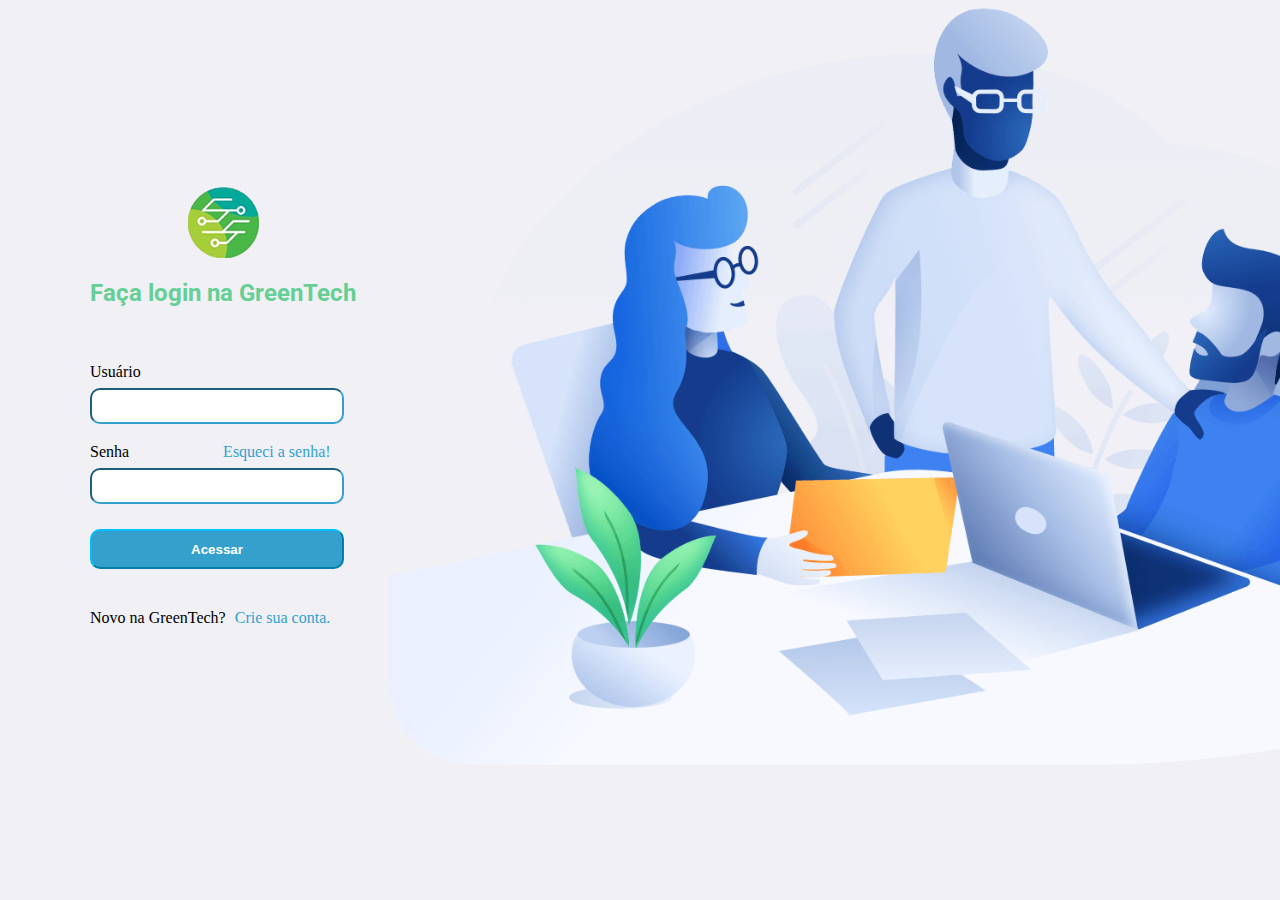
<file: src/views/index.html>
<!DOCTYPE html>
<html lang="pt_br">

<head>
    <meta charset="UTF-8">
    <!-- Linha 7 importante para aplicar a propiedade css @media -->
    <meta name="viewport" content="width=device-width, initial-scale=1.0">
    <title>Index</title>
    <link href="https://fonts.googleapis.com/css2?family=Roboto:wght@300;700&display=swap" rel="stylesheet">
    <link rel="stylesheet" href="/styles/main.css">
    <link rel="stylesheet" href="/styles/index.css">
    <link rel="stylesheet" href="/styles/responsive.css">
</head>
<body>
    <div id="page-home">
        <div class="content">
            <main>
                <img src="/assets/images/logo.png" alt="Logomarca">
                <h2>Faça login na GreenTech</h2>
                <label for="user">Usuário</label>
                <input type="text" name="user" id="user" required> <br>
                <label for="password"> Senha <a href="">Esqueci a senha!</a> </label>
                <input type="password" name="senha" id="senha" required>
                <button type="button" class="botaoAcesso" onclick="acesso()">Acessar</button>
                <header>
                    <p>Novo na GreenTech? <a href="cadastro.html">Crie sua conta.</a> </p>
                </header>

                <script language="javascript" type="text/javascript">
                    function acesso() {
                        var nome = document.getElementById('user');
                        var senha = document.getElementById('senha')

                        if (user != "") {
                            alert("Por Favor, Informe o Seu Nome!")
                            user.focus();
                            return;
                        }

                        if (senha == "") {
                            alert("Por Favor, Informe a Sua Senha!")
                            user.focus();
                            return;
                        }

                        alert("Cadastro Realizado!"); 
                    }
                    </script>

            </main>
        </div>
    </div>
</body>
</html>
</file>
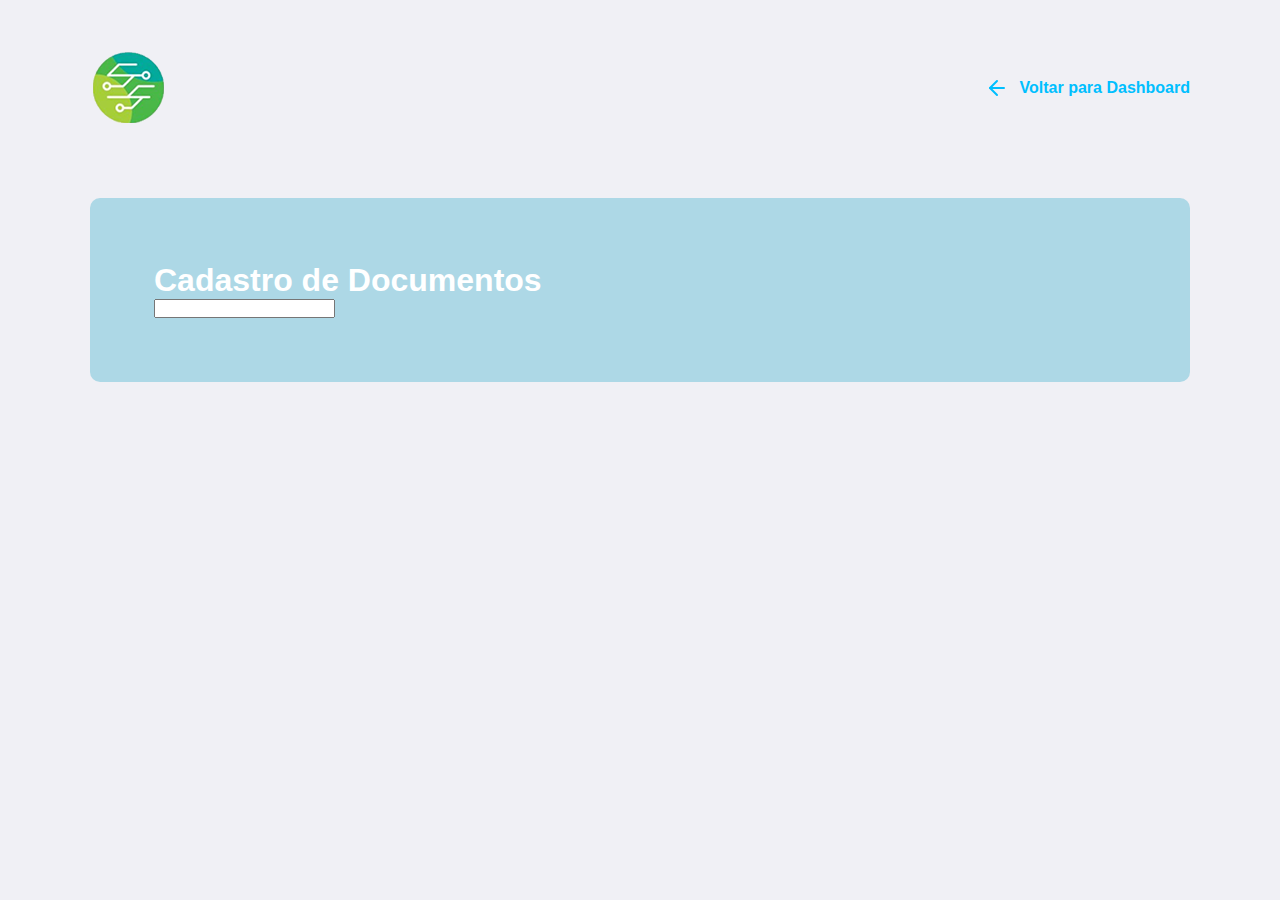
<file: src/views/cadastro-documentos.html>
<!DOCTYPE html>
<html lang="pt_br">

<head>
  <meta charset="UTF-8">
  <meta name="viewport" content="width=device-width, initial-scale=1.0">
  <title>Cadastro de Documentos</title>
  <link rel="stylesheet" href="/styles/main.css">
  <link rel="stylesheet" href="/styles/cadastro-documentos.css">
  <link rel="stylesheet" href="/styles/responsive.css">
</head>

<body>

  <div id="page-cadastrodoc">

    <header>
      <img src="/assets/images/logo.png" alt="Logomarca">
      <a href="dashboard.html">
        <span></span> Voltar para Dashboard
      </a>
    </header>

    <form action="">

      <h1>Cadastro de Documentos</h1>

      <input type="text" name="user" id="user">

    </form>

  </div>

</body>

</html>
</file>
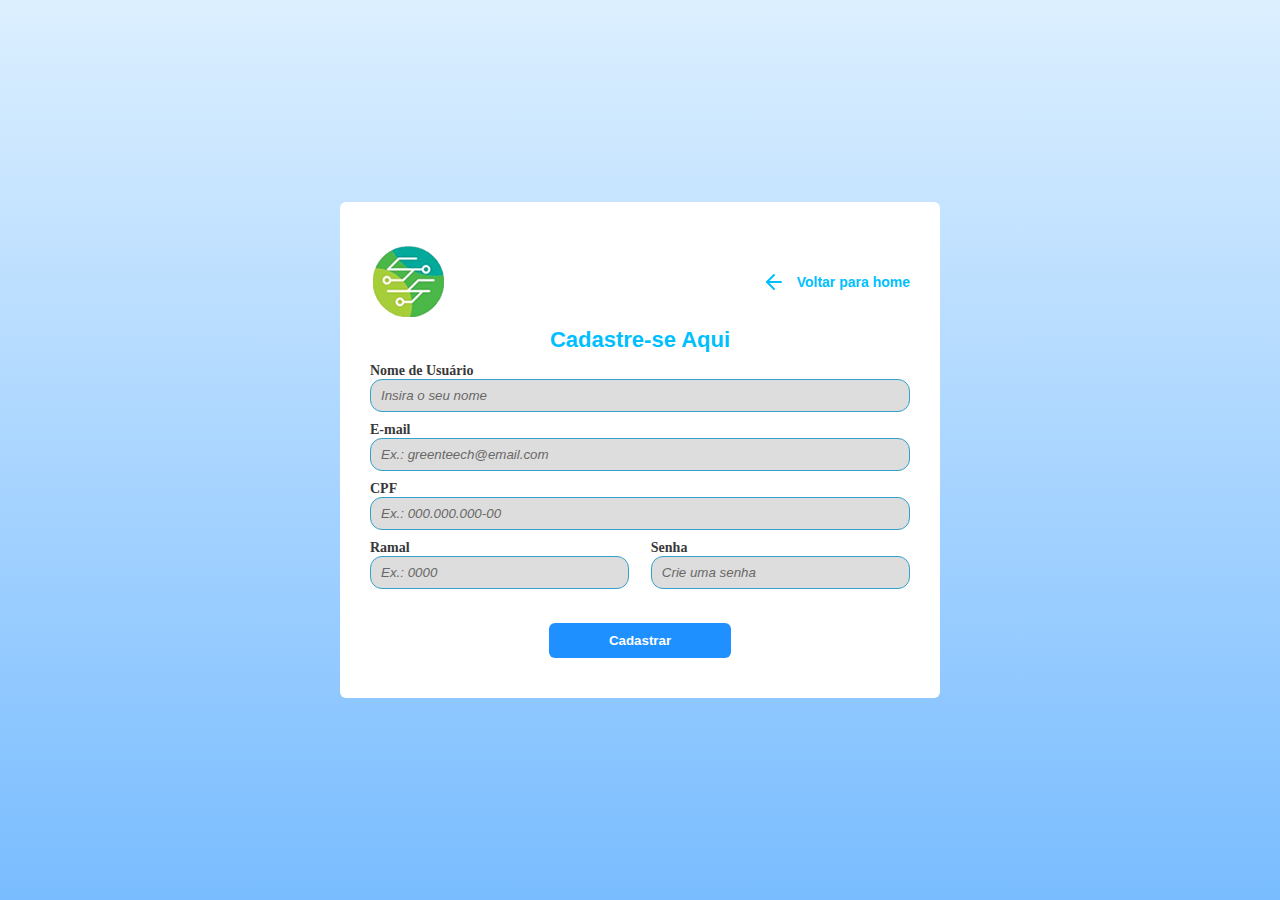
<file: src/views/cadastro-usuario.html>
<!DOCTYPE html>
<html lang="pt_br">

<head>
    <meta charset="UTF-8" />
    <!-- Linha 7 importante para aplicar a propiedade css @media -->
    <meta name="viewport" content="width=device-width, initial-scale=1.0" />
    <title>Cadastro de Usuário</title>
    <link rel="stylesheet" href="/styles/main.css">
    <link rel="stylesheet" href="/styles/cadastro-usuario.css">
    <link rel="stylesheet" href="/styles/responsive.css">
    <script type="text/javascript" src="/scripts/cadastroController.js"></script>
    <script type="text/javascript" src="/scripts/input-mask.js"></script>
    <script type="text/javascript" src="/scripts/jquery-3.5.1.min.js"></script>
</head>

<body>

    <div class="wrapper">
        <!-- Formulário -->
        <form action="index.html" id="formulario" method="POST" name="formulario">

            <header>
                <img src="/assets/images/logo.png" alt="Logomarca">
                <a href="login.html">
                    <span></span>Voltar para home
                </a>
            </header>

            <legend>Cadastre-se Aqui</legend>

            <div class="field-group">
                <label for="user">Nome de Usuário</label>
                <input type="text" name="user" id="user" placeholder="Insira o seu nome" required />
            </div>

            <div class="field-group">
                <div class="field">
                    <label for="email">E-mail</label>
                    <input type="email" name="email" id="email" placeholder="Ex.: greenteech@email.com" required>
                </div>
            </div>

            <div class="field-group">
                <label for="cpf">CPF</label>
                <input type="text" name="cpf" id="cpf" placeholder="Ex.: 000.000.000-00">
            </div>

            <div class="colunas">
                <div class="field-group">
                    <label for="ramal">Ramal</label>
                    <input type="number" name="ramal" id="ramal" placeholder="Ex.: 0000">
                </div>

                <div class="field-group">
                    <label for="senha">Senha</label>
                    <input type="password" name="senha" id="senha" placeholder="Crie uma senha" required>
                </div>
            </div>

            <div class="row">
                <button type="button" class="botao" onclick="validar()">Cadastrar</button>
            </div>
        </form>

        <script>
            /* Função Validar */
            function validar() {
                // pegando o valor do nome pelos names
                var nome = document.getElementById("nome");
                var cpf = document.getElementById("cpf");
                var email = document.getElementById("email");
                var senha = document.getElementById("senha");
                var telefone = document.getElementById("telefone");

                // verificar se o nome está vazio
                if (nome.value == "") {
                    alert("Nome não informado");
                    // Deixa o input com o focus
                    nome.focus();
                    // retorna a função e não olha as outras linhas
                    return;
                }
                if (cpf.value == "") {
                    alert("CPF não informado");
                    cpf.focus();
                    return;
                }
                if (email.value == "") {
                    alert("E-mail não informado");
                    email.focus();
                    return;
                }
                if (senha.value == "") {
                    alert("Senha não informada");
                    senha.focus();
                    return;
                }
                if (telefone.value == "") {
                    alert("Telefone não informado");
                    telefone.focus();
                    return;
                }
                alert("Formulário enviado!");
                // envia o formulário
                //formulario.submit();
            }
        </script>

    </div>
</body>

</html>
</file>
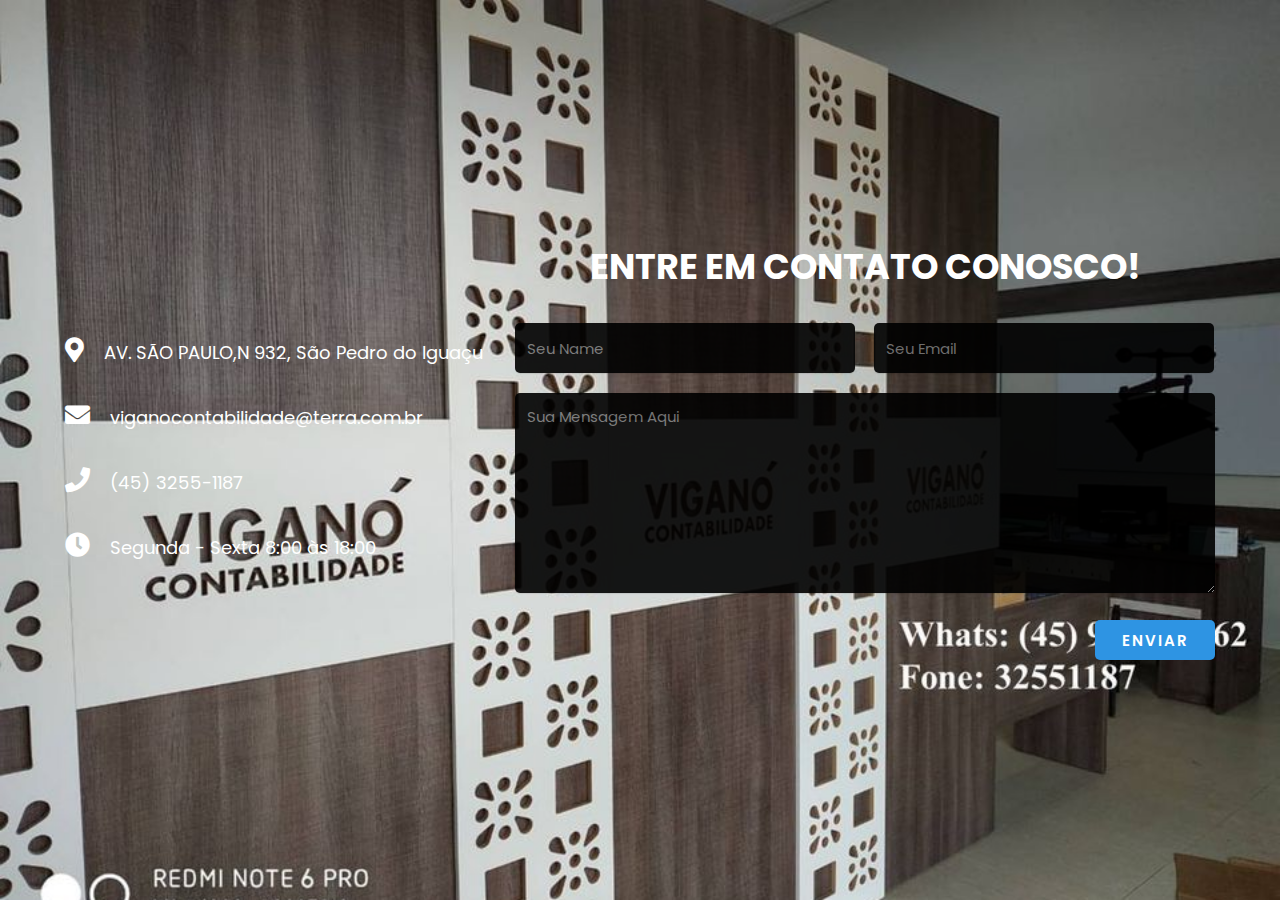
<file: src/views/contatenos.html>
<!DOCTYPE html>
<!--@joaopinheiro-->
<html lang="pt-br" dir="ltr">
  <head>
    <meta charset="utf-8">
    <meta name="viewport" content="width=device-width, initial-scale=1.0">
    <title>Contate</title>
    <link rel="stylesheet" href="/styles/contatenos.css">
    <link rel="stylesheet" href="https://cdnjs.cloudflare.com/ajax/libs/font-awesome/5.13.1/css/all.min.css">
  </head>
  <body>


    <!-- começam as mensagens de alerta (ver com o almir se vamos implementar)
    <div class = "alert-success">
      <span> Mensagem enviada! Obrigado por nos contatar. </span>
    </div>
    <div class = "alert-error">
      <span> Algo deu errado! Por favor, tente novamente. </span>
    </div>
    fim das mensagens de alerta-->

    <!-- início da seção de contato-->
    <div class="contact-section">
      <div class="contact-info">
        <div><i class="fas fa-map-marker-alt"></i>AV. SÃO PAULO,N 932, São Pedro do Iguaçu</div>
        <div><i class="fas fa-envelope"></i>viganocontabilidade@terra.com.br</div>
        <div><i class="fas fa-phone"></i>(45) 3255-1187</div>
        <div><i class="fas fa-clock"></i>Segunda - Sexta 8:00 às 18:00 </div>
      </div>
      <div class="contact-form">
        <h2>Entre em Contato Conosco!</h2>
        <form class="contact" action="" method="post">
          <input type="text" name="name" class="text-box" placeholder="Seu Name" required>
          <input type="email" name="email" class="text-box" placeholder="Seu Email" required>
          <textarea name="message" rows="5" placeholder="Sua Mensagem Aqui" required></textarea>
          <input type="submit" name="submit" class="enviar-btn" value="Enviar">
        </form>
      </div>
    </div>
    <!--fim da seção de contato-->

  </body>
</html>
</file>
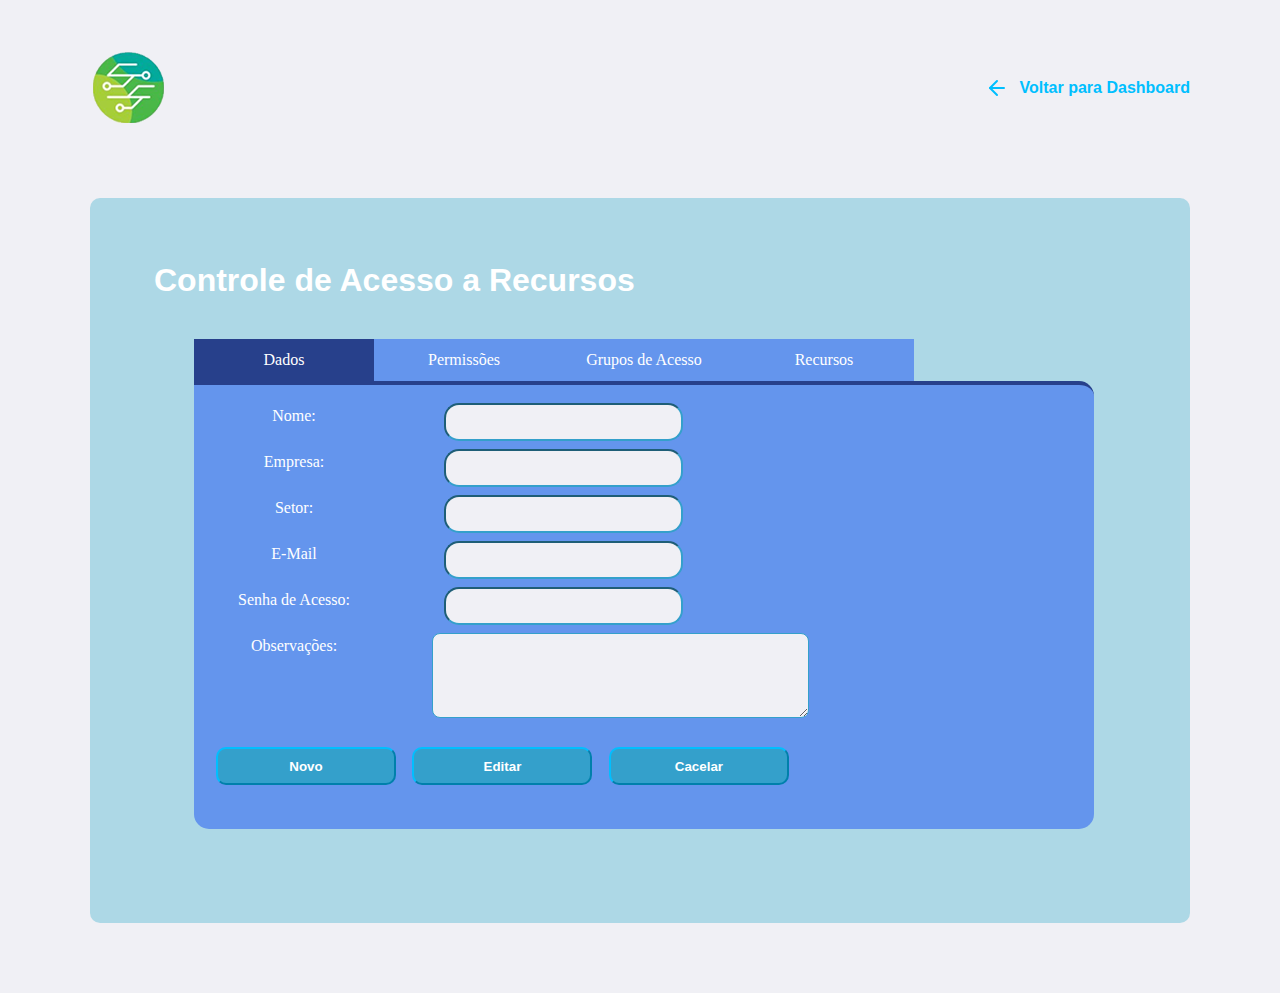
<file: src/views/controle-de-acesso-recursos.html>
<!DOCTYPE html>
<html lang="pt_br">

<head>
  <meta charset="UTF-8">
  <meta name="viewport" content="width=device-width, initial-scale=1.0">
  <title>Controle de Acesso a Recursos</title>
  <link rel="stylesheet" href="/styles/main.css">
  <link rel="stylesheet" href="/styles/controle-de-acesso-recursos.css">
  <link rel="stylesheet" href="/styles/responsive.css">
</head>

<body>

  <div id="page-controle">

    <header>
      <img src="/assets/images/logo.png" alt="Logomarca">
      <a href="dashboard.html">
        <span></span> Voltar para Dashboard
      </a>
    </header>

    <form action="">

      <h1>Controle de Acesso a Recursos</h1>

      <nav class="nav_tabs">
        <ul>
          <li>
            <input type="radio" name="tabs" class="rd_tabs" id="tab1" checked>
            <label for="tab1">Dados</label>
            <div class="content">
              <article>
                <label for="nome">Nome: </label>
                <input type="text" name="nome" id="nome"> <br>
                <label for="empresa">Empresa: </label>
                <input type="text" name="empresa" id="empresa"> <br>
                <label for="setor">Setor: </label>
                <input type="text" name="setor" id="setor"> <br>
                <label for="email">E-Mail</label>
                <input type="email" name="email" id="email"> <br>
                <label for="senha">Senha de Acesso: </label>
                <input type="text" name="senha" id="senha"> <br>
                <label for="obs">Observações: </label>
                <textarea name="obs" id="obs" cols="44" rows="5"></textarea> <br>
                <button type="button">Novo</button>
                <button type="button">Editar</button>
                <button type="button">Cacelar</button> <br>
              </article>
            </div>
          </li>
          <li>
            <input type="radio" name="tabs" class="rd_tabs" id="tab2">
            <label for="tab2">Permissões</label>
            <div class="content">
              <article>
                <div class="row">
                  <div class="column" style="background-color:#aaa;">
                    <h2>Acesso 001</h2>
                  </div>
                  <div class="column" style="background-color:#bbb;">
                    <h2>Acesso 002</h2>
                  </div>
                  <div class="column" style="background-color:#aaa;">
                    <h2>Acesso 003</h2>
                  </div>
                  <div class="column" style="background-color:#bbb;">
                    <h2>Acesso 004</h2>
                  </div>
                </div>
                <!-- <input type="text" name="acesso1" id="acesso1" disabled="disabled"> -->
              </article>
            </div>
          </li>
          <li>
            <input type="radio" name="tabs" class="rd_tabs" id="tab3">
            <label for="tab3">Grupos de Acesso</label>
            <div class="content">
              <article>
                <div class="row">
                  <div class="column" style="background-color:#aaa;">
                    <h2>Grupos de Acesso 001</h2>
                  </div>
                  <div class="column" style="background-color:#bbb;">
                    <h2>Grupos de Acesso 002</h2>
                  </div>
                  <div class="column" style="background-color:#aaa;">
                    <h2>Grupos de Acesso 003</h2>
                  </div>
                  <div class="column" style="background-color:#bbb;">
                    <h2>Grupos de Acesso 004</h2>
                  </div>
                </div>
              </article>
            </div>
          </li>
          <li>
            <input type="radio" name="tabs" class="rd_tabs" id="tab4">
            <label for="tab4">Recursos</label>
            <div class="content">
              <article>
                <div class="row">
                  <div class="column" style="background-color:#aaa;">
                    <h2>Aqui vai uma breve descrição do recurso</h2>
                  </div>
                  <div class="column" style="background-color:#bbb;">
                    <h2>Aqui vai uma breve descrição do recurso</h2>
                  </div>
                  <div class="column" style="background-color:#aaa;">
                    <h2>Aqui vai uma breve descrição do recurso</h2>
                  </div>
                  <div class="column" style="background-color:#bbb;">
                    <h2>Aqui vai uma breve descrição do recurso</h2>
                  </div>
                </div>
              </article>
            </div>
          </li>
        </ul>
      </nav>

  </div>

  </form>

</body>

</html>
</file>
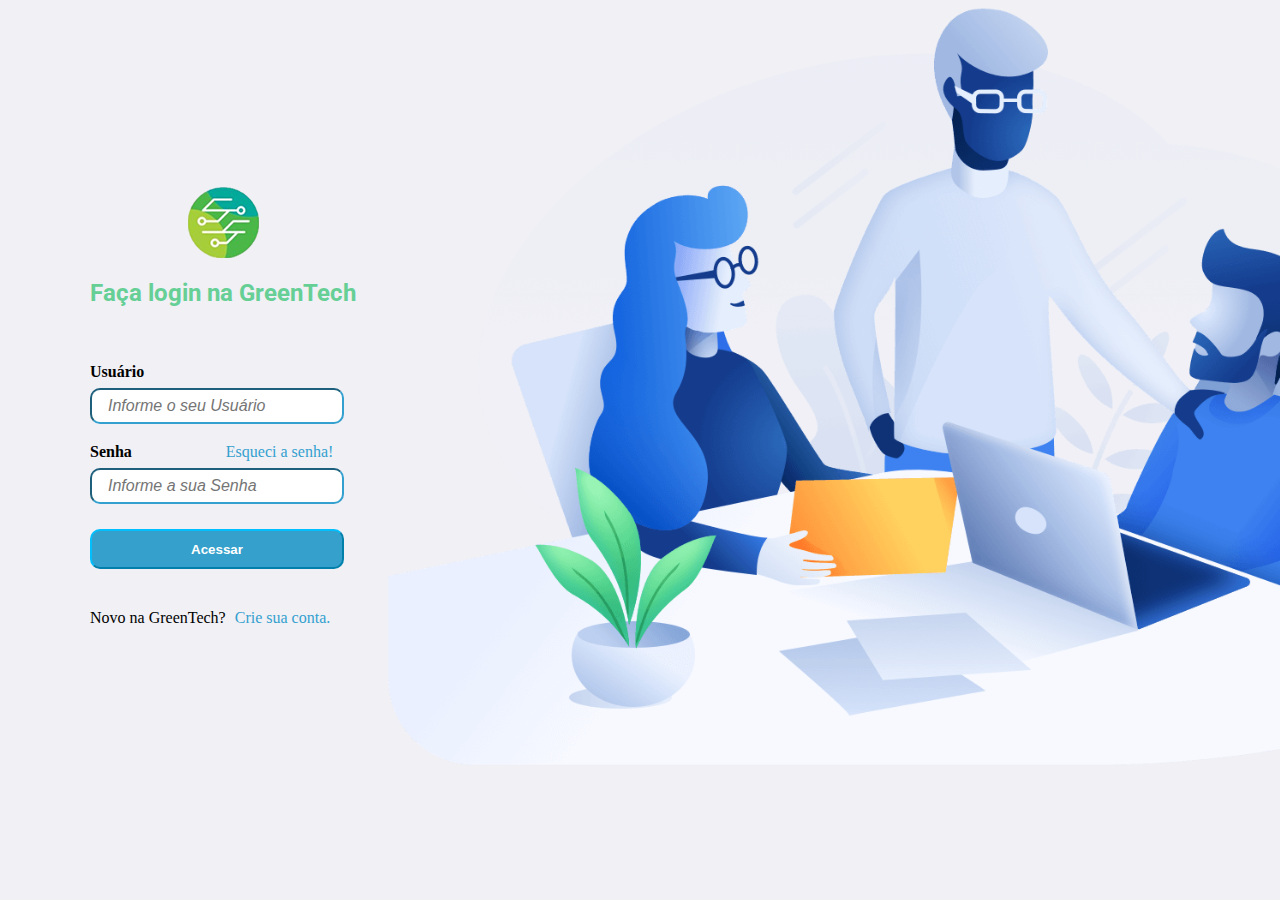
<file: src/views/login.html>
<!DOCTYPE html>
<html lang="pt_br">

<head>
    <meta charset="UTF-8">
    <!-- Linha 7 importante para aplicar a propiedade css @media -->
    <meta name="viewport" content="width=device-width, initial-scale=1.0">
    <title>Login</title>
    <link href="https://fonts.googleapis.com/css2?family=Roboto:wght@300;700&display=swap" rel="stylesheet">
    <link rel="stylesheet" href="/styles/main.css">
    <link rel="stylesheet" href="/styles/login.css">
    <link rel="stylesheet" href="/styles/responsive.css">
    <script type="text/javascript" src="/scripts/indexController.js"></script>
</head>

<body>
    <div id="page-home">
        <div class="content">
            <main>
                <img src="/assets/images/logo.png" alt="Logomarca">
                <h2>Faça login na GreenTech</h2>

                <label for="user">Usuário</label>
                <input type="text" name="user" id="user" placeholder="Informe o seu Usuário"> <br>

                <label for="password"> Senha <a href="">Esqueci a senha!</a> </label>
                <input type="password" name="senha" id="senha" placeholder="Informe a sua Senha">

                <button type="submit" class="botaoAcesso" onclick="acesso()">Acessar</button>

                <header>
                    <p>Novo na GreenTech? <a href="cadastro.html">Crie sua conta.</a> </p>
                </header>

            </main>
        </div>
    </div>
</body>

</html>
</file>
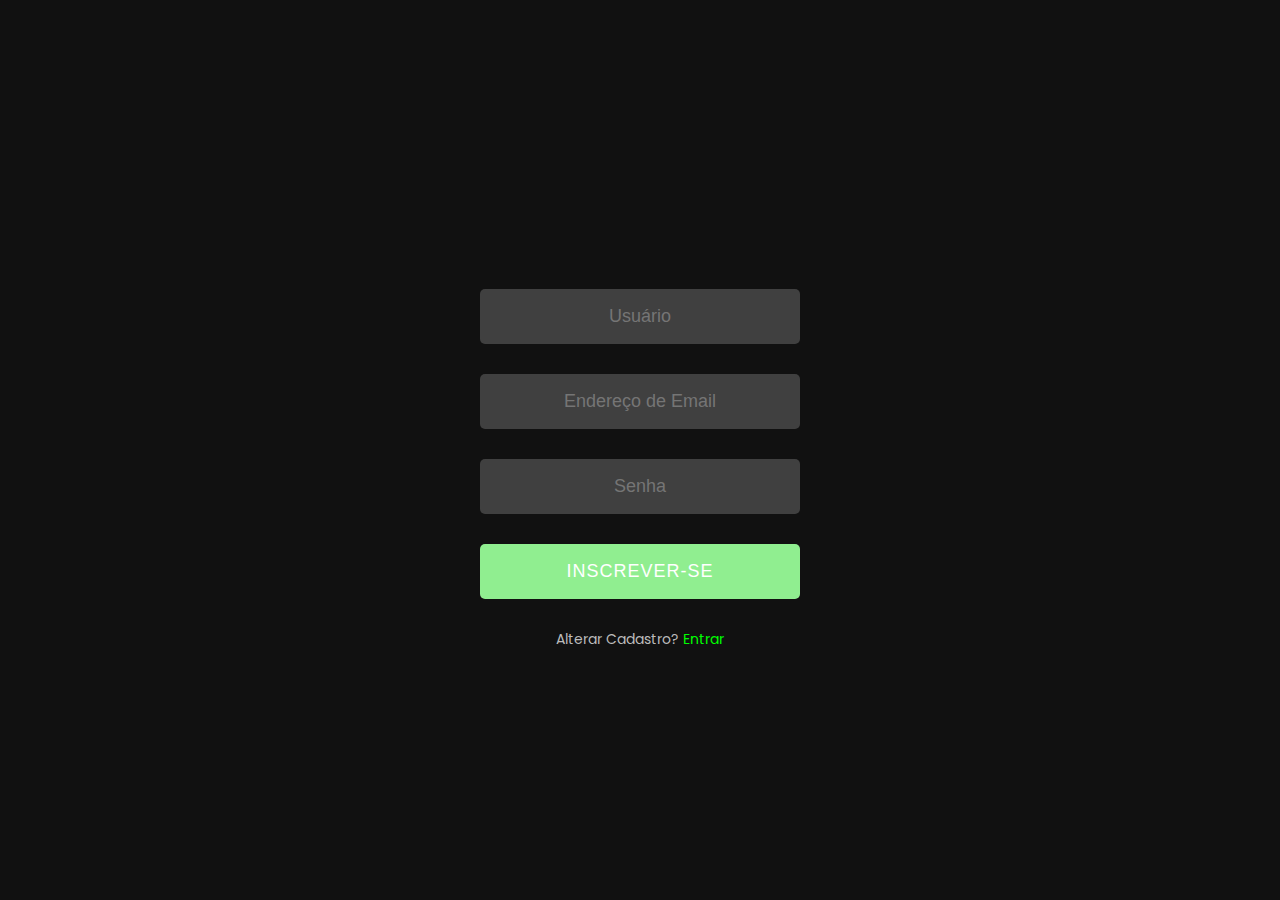
<file: src/views/loginteste.html>
<!DOCTYPE html>
<!--@joaounipar-->
<html lang="pt-br" dir="ltr">
	<head>
		<meta name="viewport" content="width=device-width, initial-scale=1.0">
		<meta charset="utf-8">
		<title>Efetue o Login Para Acesso</title>
		<link rel="stylesheet" href="/styles/loginteste.css">
		<link rel="stylesheet" href="https://cdnjs.cloudflare.com/ajax/libs/font-awesome/5.14.0/css/all.min.css">
		<script src="https://cdnjs.cloudflare.com/ajax/libs/jquery/3.4.1/jquery.min.js" charset="utf-8"></script>
	</head>
	<body>

		
	<!-- início da área do formulário-->
		<div class="formulario">
			<!--inicio do formulario de login-->
			<formulario class="login-formulario" action="" method="post">
				<i class="usuario"></i>
				<input class="usuario-input" type="text" name="" placeholder="Usuário" required>
				<input class="usuario-input" type="password" name="" placeholder="Senha" required>
				<div class="opcao-01">
					<label class="lembrarSenha"><input type="checkbox" name="">Lembrar Senha</label>
					<a href="#">Esqueceu a Senha?</a>
				</div>
				<input class="btn" type="submit" name="" value="LOGIN">
				<div class="opcao-02">
					<p>Não Cadastrado? <a href="#">Criar Conta</a></p>
				</div>
			</formulario>
			<!--fim do formulario de login-->
			<!--inicio formulario de inscrição-->
			<formulario class="inscricao-formulario" action="" method="post">
				<i class="usuarioPlus"></i>
				<input class="usuario-input" type="text" name="" placeholder="Usuário" required>
				<input class="usuario-input" type="email" name="" placeholder="Endereço de Email" required>
				<input class="usuario-input" type="password" name="" placeholder="Senha" required>
				<input class="btn" type="submit" name="" value="INSCREVER-SE">
				<div class="opcao-02">
					<p>Alterar Cadastro? <a href="#">Entrar</a></p>
				</div>
			</formulario>
			<!--fim formulario de inscrição-->
		</div>
		<!--chega de formularios-->
		<!--script para alternar entre login e inscrição-->
		<script type="text/javascript">
		$('.opcao-02 a').click(function(){
			$('formulario').animate({
				height: "toggle", opacity: "toggle"
			}, "slow");
		});
		</script>

	</body>
</html>
</file>
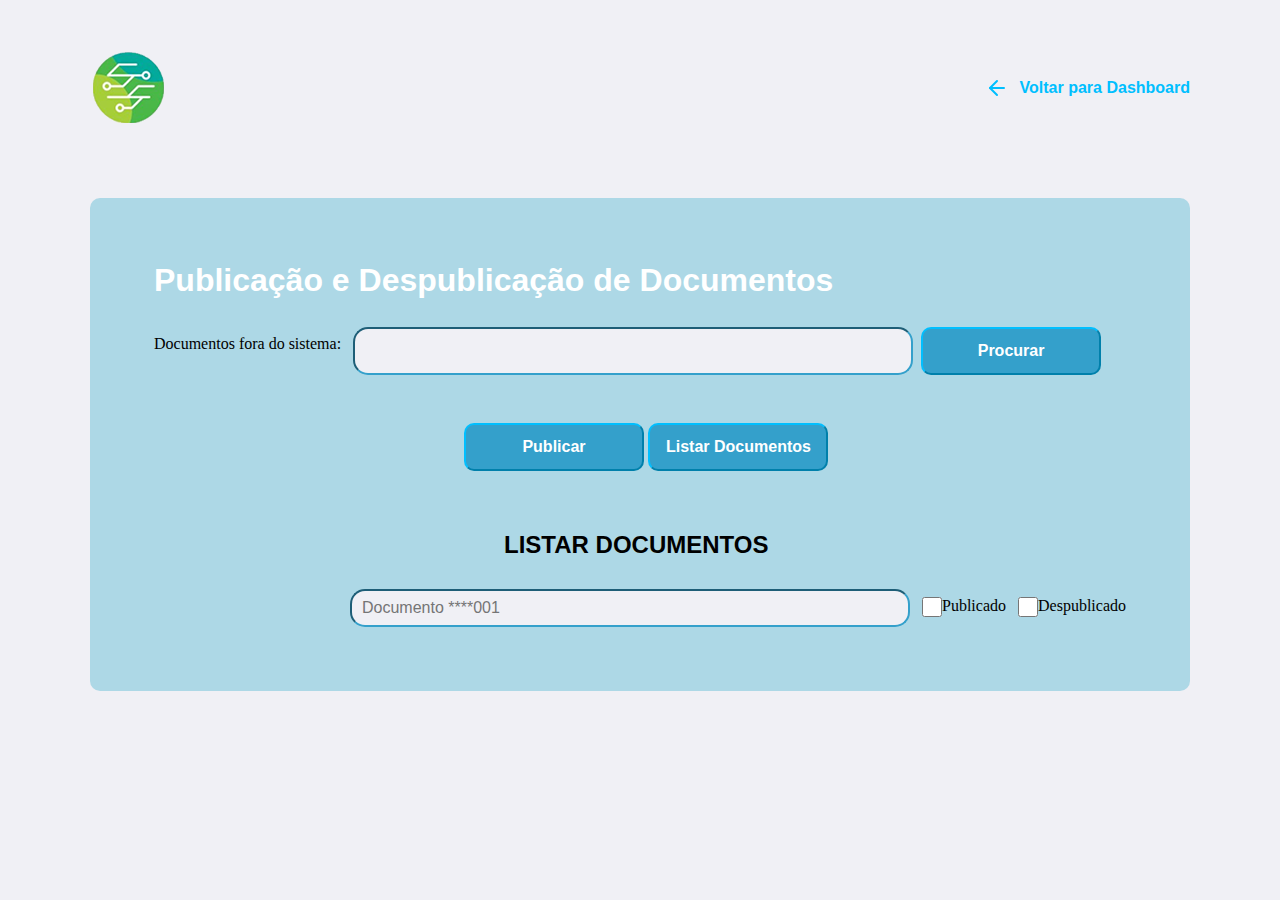
<file: src/views/publicacao-despublicacao-documentos.html>
<!DOCTYPE html>
<html lang="pt_BR">

<head>
  <meta charset="UTF-8">
  <meta name="viewport" content="width=device-width, initial-scale=1.0">
  <title>Publicação e Despublicação de documentos</title>
  <link rel="stylesheet" href="/styles/main.css">
  <link rel="stylesheet" href="/styles/publicacao-despublicacao-documentos.css">
  <link rel="stylesheet" href="/styles/responsive.css">
</head>

<body>

  <div id="page-doc">

    <header>
      <img src="/assets/images/logo.png" alt="Logomarca">
      <a href="dashboard.html">
        <span></span> Voltar para Dashboard
      </a>
    </header>

    <form action="">

      <h1>Publicação e Despublicação de Documentos</h1>

      <div class="field">
        <label for="user">Documentos fora do sistema: </label>
        <input type="text" name="searchDoc" id="searchDoc" disabled="disabled">
        <button type="button" name="procurar" id="procurar">Procurar</button>
      </div>

      <div class="buttons">
        <button type="button" class="publicar">Publicar</button>
        <button type="button" class="publicar">Listar Documentos</button>
      </div>

      <div class="list">
        <h2>LISTAR DOCUMENTOS</h2> <br>
        <div class="content">
          <input type="text" name="doc1" id="doc1" disabled="disabled" placeholder="Documento ****001">
          <input type="checkbox" name="opcao1"><label for="publicado">Publicado</label>
          <input type="checkbox" name="opcao2"><label for="despublicado">Despublicado</label>
        </div>
        <!-- <input type="text" name="doc2" id="doc2" disabled="disabled" placeholder="Documento ****002">
        <input type="checkbox" name="doc2" id="doc2">
        <input type="text" name="doc3" id="doc3" disabled="disabled" placeholder="Documento ****003">
        <input type="checkbox" name="doc3" id="doc3">
        <input type="text" name="doc4" id="doc4" disabled="disabled" placeholder="Documento ****004">
        <input type="checkbox" name="doc4" id="doc4">
        <input type="text" name="doc5" id="doc5" disabled="disabled" placeholder="Documento ****005">
        <input type="checkbox" name="doc5" id="doc5">
        <input type="text" name="doc6" id="doc6" disabled="disabled" placeholder="Documento ****006">
        <input type="checkbox" name="doc6" id="doc6">
        <input type="text" name="doc7" id="doc7" disabled="disabled" placeholder="Documento ****007">
        <input type="checkbox" name="doc7" id="doc7">
        <input type="text" name="doc8" id="doc8" disabled="disabled" placeholder="Documento ****008">
        <input type="checkbox" name="doc8" id="doc8">
        <input type="text" name="doc9" id="doc9" disabled="disabled" placeholder="Documento ****009">
        <input type="checkbox" name="doc9" id="doc9">
        <input type="text" name="doc10" id="doc10" disabled="disabled" placeholder="Documento ****010">
        <input type="checkbox" name="doc10" id="doc10">
        <input type="text" name="doc11" id="doc11" disabled="disabled" placeholder="Documento ****011">
        <input type="checkbox" name="doc11" id="doc11">
        <input type="text" name="doc12" id="doc12" disabled="disabled" placeholder="Documento ****012">
        <input type="checkbox" name="doc12" id="doc12">
        <input type="text" name="doc13" id="doc13" disabled="disabled" placeholder="Documento ****013">
        <input type="checkbox" name="doc13" id="doc13">
        <input type="text" name="doc14" id="doc14" disabled="disabled" placeholder="Documento ****014">
        <input type="checkbox" name="doc14" id="doc14">
        <input type="text" name="doc15" id="doc15" disabled="disabled" placeholder="Documento ****015">
        <input type="checkbox" name="doc15" id="doc15"> -->
      </div>

    </form>
  </div>

</body>

</html>
</file>
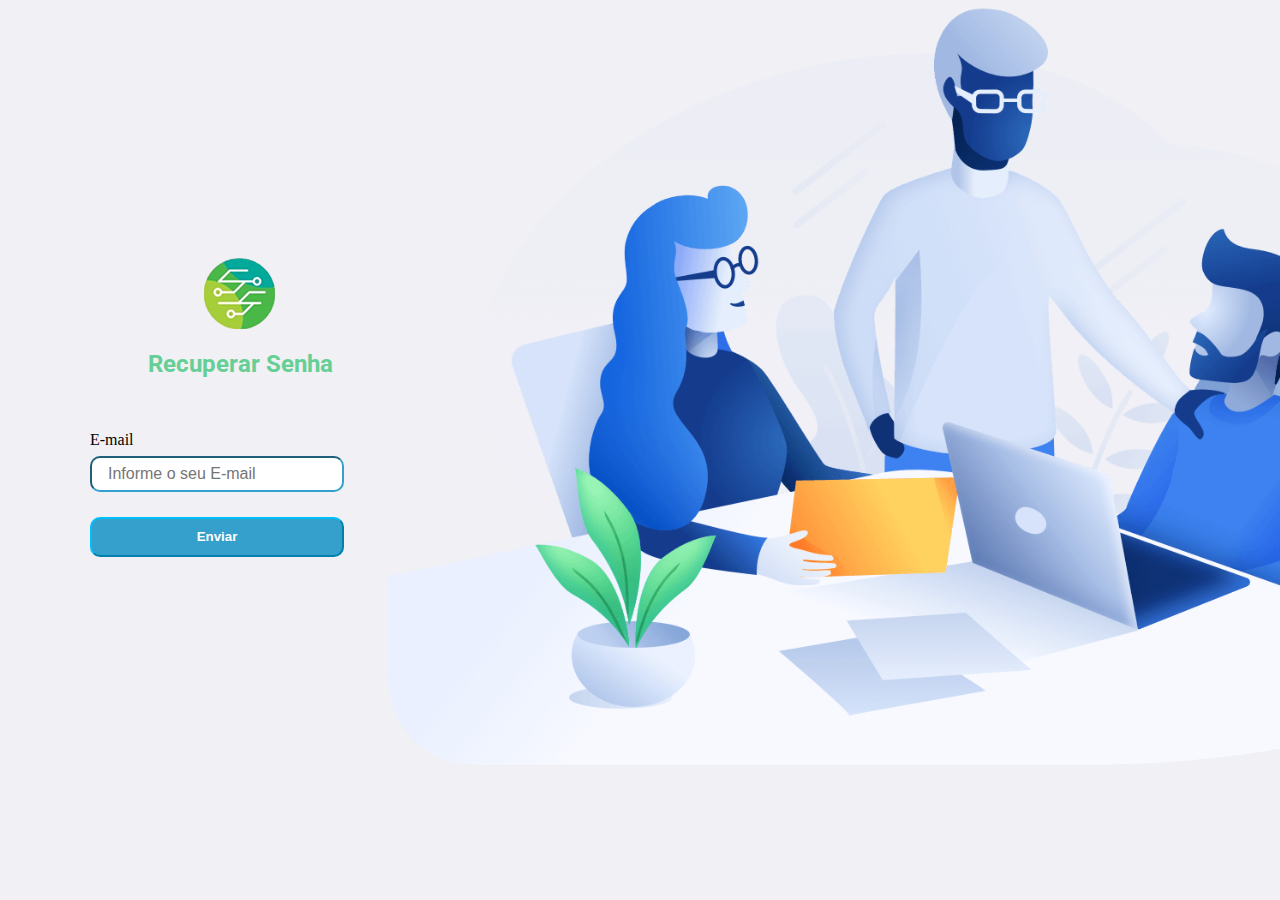
<file: src/views/recupera-senha.html>
<!DOCTYPE html>
<html lang="pt_br">

<head>
    <meta charset="UTF-8">
    <!-- Linha 7 importante para aplicar a propiedade css @media -->
    <meta name="viewport" content="width=device-width, initial-scale=1.0">
    <title>Green Tech</title>
    <link href="https://fonts.googleapis.com/css2?family=Roboto:wght@300;700&display=swap" rel="stylesheet">
    <link rel="stylesheet" href="/styles/main.css">
    <link rel="stylesheet" href="/styles/recupera-senha.css">
    <link rel="stylesheet" href="/styles/responsive.css">
</head>
<body>
    <div id="page-home">
        <div class="content">
            <main>
                <img src="/assets/images/logo.png" alt="Logomarca">
                <h2>Recuperar Senha</h2>

                <form action="post" name="dados" id="cadastro" onSubmit="return enviardados();" >

                    <label for="email">E-mail</label>
                    <input type="text" id="email" name="email" required placeholder="Informe o seu E-mail"/> </br>
                    
                    <button type="submit" class="btnacesso" onclick="acesso ()">Enviar</button>

                </form>
            </main>
        </div>
    </div>
</body>
</html>
</file>
<file: styles/main.css>
html{
  font-family: 'Roboto', sans-serif;
}

*{
  margin: 0;
  padding: 0;
  box-sizing: border-box;
}

body{
  background: #f0f0f5;
}

a{
  text-decoration: none;
}

label{
  /* font-style: oblique; */
  font-family: 'Segoe UI';
}

p{
  font-size: 16px;
  font-family: 'Segoe UI';
}
</file>
<file: styles/index.css>
h2{
  margin-bottom: 56px;
  color: #66cf95;
}

#page-home{
  height: 100vh;
  background: url('/assets/images/home.png') no-repeat;
  background-size: 1166px;
}

#page-home .content{
  width: 90%;
  max-width: 1100px;
  height: 90%;

  display: flex;
  margin: 0 auto;

  flex-direction: column;
}

#page-home header{
  display: flex;
  align-items: center;
  margin-top: 40px;
}

#page-home header a{
  margin-left: 5px;

  font-size: 16px;
  font-family: 'Segoe UI';

  color: #34a0cf;
}

#page-home main{
  max-width: 300px;
  
  flex: 1;
  display: flex;
  flex-direction: column;
  justify-content: center;
}

#page-home main img{
  align-self: center;

  margin-bottom: 16px;
  margin-right: 32px;
}

#page-home main label a{
  margin-left: 90px;

  font-size: 16px;
  font-family: 'Segoe UI';

  color: #34a0cf;
}

#page-home main input{
  width: 100%;
  max-width: 360px;

  height: 28px;
  width: 254px;
  padding: 16px;

  margin-top: 7px;

  border-radius: 10px;
  border-color: #34a0cf;

  font-size: 16px;

  outline: none;
}

#page-home main button{
  width: 100%;
  max-width: 360px;
  margin-top: 25px;

  height: 40px;
  width: 254px;

  border-radius: 10px;

  font-weight: bold;
  color: white;

  background-color: #34a0cb;
  border-color: #00BFFF;

  outline: none;

  transition: background-color 400ms;
}

#page-home main button:hover{
  background-color: #436a9e;
}
</file>
<file: styles/responsive.css>
@media (max-width: 800px) {
  #page-home {
    background-position-x: 70vw;
  }
  #page-home .content {
    align-items: center;
    text-align: center;
  }
  #page-home main {
    align-items: center;
  }
}

@media (min-width: 1000px) {
  #page-home {
    background-position-x: 30vw;
  }
}

@media (max-height: 740px) {
  #page-home {
    background-position-y: 200px;
  }
}

/* @media(min-width:768px) {
  #capa {
    padding-left: 225px;
  }
} */

@media(min-width:768px) {
  .side-nav {
    position: fixed;
    top: 60px;
    left: 225px;
    width: 225px;
    margin-left: -225px;
    border: none;
    border-radius: 0;
    border-top: 1px rgba(0, 0, 0, .5) solid;
    /* overflow-y: auto; */
    background-color: #34a0cb;
    bottom: 0;
    /* overflow-x: hidden; */
    padding-bottom: 40px;
  }
}
</file>
<file: styles/cadastro-documentos.css>
#page-cadastrodoc {
  width: 90%;
  max-width: 1100px;
  margin: 0 auto;
}

#page-cadastrodoc header {
  margin-top: 48px;
  display: flex;
  justify-content: space-between;
  align-items: center;
}

#page-cadastrodoc header a {
  color: #00BFFF;
  font-weight: bold;
  display: flex;
  align-items: center;
}

#page-cadastrodoc header a span {
  background-image: url('../assets/images/arrow-left.svg');
  margin-right: 15px;
  width: 20px;
  height: 24px;
  display: flex;
}

form {
  background-color: #ADD8E6;
  margin: 70px auto;
  padding: 64px;
  border-radius: 10px;
  max-width: 1148px;
}

form h1 {
  /* font-size: 36px; */
  color: #fff;
}
</file>
<file: styles/cadastro-usuario.css>
html, :root {
  height: 100%;
}

input {
  box-sizing: border-box;
  outline: none;
}

body {
  background: linear-gradient(180deg, #a4d6ff62 0%, #1e8fff98 100%);
  background-size: 100%;
  margin: 0;
  height: 100%;
  font-family: "Open Sans", sans-serif;
  font-size: 14px;
}

.wrapper {
  display: flex;
  align-items: center;
  justify-content: center;
  height: 100%;
}

header {
  display: flex;
  justify-content: space-between;
  align-items: center;
}

header a {
  color: #00BFFF;
  font-weight: bold;
  display: flex;
  align-items: center;
}

header a span {
  background-image: url('../assets/images/arrow-left.svg');
  margin-right: 15px;
  width: 20px;
  height: 24px;
  display: flex;
}

a:link {
  text-decoration: none;
  margin-left: 180px;
  font-weight: bold;
}

a:hover {
  color: #0051ff;
  font-weight: bold;
}

#formulario {
  width: 600px;
  min-height: 400px;
  background: #fff;
  border-radius: 6px;
  padding: 40px 30px;
}

#formulario legend {
  color: #00BFFF;
  font-weight: bold;
  text-align: center;
  margin: 5px 0;
  font-size: 22px;
}

.field-group {
  margin: 10px 0;
}

.field-group label {
  display: block;
  font-size: 14px;
  font-weight: bold;
  color: #393939;
  cursor: pointer;
}

.field-group input:not([type="select"]) {
  background: #dedddd;
  border: 1px solid #34a0cb;
  border-radius: 12px;
  padding: 8px 10px;
  display: block;
  width: 100%;
}

.field-group input:focus {
  border-color: #20b2aa;
}

.field-group input::placeholder {
  color: #686868;
  font-weight: 300;
  font-style: italic;
}

.colunas {
  display: flex;
  justify-content: space-between;
  align-items: center;
}

.colunas .field-group {
  margin-top: 0px;
  width: 48%;
}

.row {
  text-align: center;
}

.botao {
  background: #1E90FF;
  border-radius: 6px;
  padding: 10px 60px;
  margin-top: 24px;
  border: none;
  color: #fff;
  font-weight: bold;
  cursor: pointer;
}

.botao:hover {
  background: #0059be;
  color: rgb(21, 255, 0);
}
</file>
<file: styles/contatenos.css>
@import url('https://fonts.googleapis.com/css2?family=Poppins:wght@400;500;600;700&display=swap');

*{
  margin: 0;
  padding: 0;
  box-sizing: border-box;
  font-family: "Poppins", sans-serif;
}

body{
  min-height: 100vh;
  background: url(/assets/images/background_contatenos.jpg) no-repeat;
  background-size: cover;
  display: flex;
  justify-content: center;
  align-items: center;
}

.contact-section{
  width: 100%;
  display: flex;
  justify-content: center;
  align-items: center;
}

.contact-info{
  color: #fff;
  max-width: 500px;
  line-height: 65px;
  padding-left: 50px;
  font-size: 18px;
}

.contact-info i{
  margin-right: 20px;
  font-size: 25px;
}

.contact-form{
  max-width: 700px;
  margin-right: 50px;
}

.contact-info, .contact-form{
  flex: 1;
}

.contact-form h2{
  color: #fff;
  text-align: center;
  font-size: 35px;
  text-transform: uppercase;
  margin-bottom: 30px;
}

.contact-form .text-box{
  background: #000;
  color: #fff;
  border: none;
  width: calc(50% - 10px);
  height: 50px;
  padding: 12px;
  font-size: 15px;
  border-radius: 5px;
  box-shadow: 0 1px 1px rgba(0, 0, 0, 0.1);
  margin-bottom: 20px;
  opacity: 0.9;
}

.contact-form .text-box:first-child{
  margin-right: 15px;
}

.contact-form textarea{
  background: #000;
  color: #fff;
  border: none;
  width: 100%;
  padding: 12px;
  font-size: 15px;
  min-height: 200px;
  max-height: 400px;
  resize: vertical;
  border-radius: 5px;
  box-shadow: 0 1px 1px rgba(0, 0, 0, 0.1);
  margin-bottom: 20px;
  opacity: 0.9;
}

.contact-form .enviar-btn{
  float: right;
  background: #2E94E3;
  color: #fff;
  border: none;
  width: 120px;
  height: 40px;
  font-size: 15px;
  font-weight: 600;
  text-transform: uppercase;
  letter-spacing: 2px;
  border-radius: 5px;
  cursor: pointer;
  transition: 0.3s;
  transition-property: background;
}

.contact-form .enviar-btn:hover{
  background: #0582E3;
}

@media screen and (max-width: 950px){
  .contact-section{
    flex-direction: column;
  }

  .contact-info, .contact-form{
    margin: 30px 50px;
  }

  .contact-form h2{
    font-size: 30px;
  }

  .contact-form .text-box{
    width: 100%;
  }
}

/*css para mensagens de alerta(ver com o almir se vamos implementar) 

.alert-success{
  z-index: 1;
  background: #D4EDDA;
  font-size: 18px;
  padding: 20px 40px;
  min-width: 420px;
  position: fixed;
  right: 0;
  top: 10px;
  border-left: 8px solid #3AD66E;
  border-radius: 4px;
}

.alert-error{
  z-index: 1;
  background: #FFF3CD;
  font-size: 18px;
  padding: 20px 40px;
  min-width: 420px;
  position: fixed;
  right: 0;
  top: 10px;
  border-left: 8px solid #FFA502;
  border-radius: 4px;
}*/
</file>
<file: styles/controle-de-acesso-recursos.css>
#page-controle {
  width: 90%;
  max-width: 1100px;
  margin: 0 auto;
}

#page-controle header {
  margin-top: 48px;
  display: flex;
  justify-content: space-between;
  align-items: center;
}

#page-controle header a {
  color: #00BFFF;
  font-weight: bold;
  display: flex;
  align-items: center;
}

#page-controle header a span {
  background-image: url('../assets/images/arrow-left.svg');
  margin-right: 15px;
  width: 20px;
  height: 24px;
  display: flex;
}

form {
  background-color: #ADD8E6;
  margin: 70px auto;
  padding: 64px;
  border-radius: 10px;
  max-width: 1148px;
}

form h1 {
  /* font-size: 36px; */
  color: #fff;
}

.nav_tabs{
  width: 800px;
  height: 480px;
  margin: 40px;
  background-color: #ADD8E6;
  position: relative;
}

.nav_tabs ul{
  list-style: none;
}

.nav_tabs ul li{
  float: left;
}

.nav_tabs label{
  width: 180px;
  padding: 12px;
  background-color: #6495ED;
  display: block;
  color: #fff;
  cursor: pointer;
  text-align: center;
}

.rd_tabs:checked ~ label{
  background-color: #27408B;
}

.rd_tabs{
  display: none;
}

.content{
  border-top: 4px solid #27408B;
  background-color: #6495ED;
  display: none;
  position: absolute;
  height: 448px;
  width: 900px;
  left: 0;
  border-radius: 0px 15px 15px 15px;
}

.content article{
  padding: 10px;
}

.content label{
  cursor: default;
  background-color: transparent;

  display: block;
  float: left;
}

.rd_tabs:checked ~ .content{
  display: block;
}

.nav_tabs p{
  float: left;
  margin-top: 6px;
}

.nav_tabs textarea{
  background-color: #f0f0f5;
  border-color: #34a0cb;

  margin-left: 48px;
  margin-top: 8px;

  padding: 4px;
  border-radius: 8px;
  outline: none;
}

.nav_tabs input{
  background-color: #f0f0f5;

  border-radius: 15px;
  border-color: #34a0cb;

  padding: 8px 14px;
  font-size: 16px;
  outline: none;

  margin-top: 8px;
  margin-left: 60px;
}

.column {
  float: none;
  width: 60%;
  padding: 8px;
}

.row:after {
  content: "";
  display: table;
  clear: both;
}

.content button{
  width: 100%;
  max-width: 360px;
  margin-top: 25px;
  margin-left: 12px;

  height: 38px;
  width: 180px;

  border-radius: 10px;

  font-weight: bold;
  color: white;

  background-color: #34a0cb;
  border-color: #00BFFF;

  outline: none;

  transition: background-color 400ms;
}

.content button:hover{
  background-color: #436a9e;
  color: #0ecc27;
}
</file>
<file: styles/login.css>
h2{
  margin-bottom: 56px;
  color: #66cf95;
}

#page-home{
  height: 100vh;
  background: url('/assets/images/home.png') no-repeat;
  background-size: 1166px;
}

#page-home .content{
  width: 90%;
  max-width: 1100px;
  height: 90%;

  display: flex;
  margin: 0 auto;

  flex-direction: column;
}

#page-home header{
  display: flex;
  align-items: center;
  margin-top: 40px;
}

#page-home header a{
  margin-left: 5px;

  font-size: 16px;
  font-family: 'Segoe UI';

  color: #34a0cf;
}

#page-home main{
  max-width: 300px;
  
  flex: 1;
  display: flex;
  flex-direction: column;
  justify-content: center;
}

#page-home main img{
  align-self: center;

  margin-bottom: 16px;
  margin-right: 32px;
}

#page-home main label{
  font-size: 16px;
  font-family: 'Segoe UI';
  font-weight: bolder;
}

#page-home main label a{
  margin-left: 90px;

  font-size: 16px;
  font-family: 'Segoe UI';
  font-weight: normal;

  color: #34a0cf;
}

#page-home main input{
  width: 100%;
  max-width: 360px;

  height: 28px;
  width: 254px;
  padding: 16px;

  margin-top: 7px;

  border-radius: 10px;
  border-color: #34a0cf;

  font-size: 16px;

  outline: none;
}

::-webkit-input-placeholder {
  font-style: italic;
}
:-moz-placeholder {
  font-style: italic;  
}
::-moz-placeholder {
  font-style: italic;  
}
:-ms-input-placeholder {  
  font-style: italic; 
}

#page-home main button{
  width: 100%;
  max-width: 360px;
  margin-top: 25px;

  height: 40px;
  width: 254px;

  border-radius: 10px;

  font-weight: bold;
  color: white;

  background-color: #34a0cb;
  border-color: #00BFFF;

  outline: none;

  transition: background-color 400ms;
}

#page-home main button:hover{
  background-color: #436a9e;
}
</file>
<file: styles/loginteste.css>
@import url('https://fonts.googleapis.com/css2?family=Poppins:wght@100;200;300;400;500;600;700;800;900&display=swap');

/*CSS INSCOMPLETO, PEDIR AJUDA AO ALMIR*/

*{
	margin: 0;
	padding: 0;
	box-sizing: border-box;
	text-decoration: none;
}

body{
	height: 100vh;
	display: flex;
	justify-content: center;
	align-items: center;
	background: #111;
}

.formulario{
	z-index: 1;
	font-family: "Poppins", sans-serif;
	position: absolute;
	width: 320px;
	text-align: center;
}

.formulario i{
	z-index: 1;
	color: #ccc;
	font-size: 65px;
	margin-bottom: 30px;
}

.formulario .login-formulario{
	display: none;
}

.formulario .usuario-input{
	width: 320px;
	height: 55px;
	margin-bottom: 30px;
	outline: none;
	border: none;
	background: rgba(255, 255, 255, 0.2);
	color: #fff;
	font-size: 18px;
	text-align: center;
	border-radius: 5px;
	transition: 0.5s;
	transition-property: border-left, border-right, box-shadow;
}

.formulario .usuario-input:hover, .formulario .usuario-input:focus, .formulario .usuario-input:active{
	border-left: solid 8px #90ee90;
	border-right: solid 8px #90ee90;
	box-shadow: 0 0 100px rgba(0, 238, 127, 0.8)
}

.formulario .opcao-01{
	margin-bottom: 50px;
}

.formulario .opcao-01 input{
	width: 15px;
	height: 15px;
	margin-right: 5px;
}

.formulario .opcao-01 .lembrarSenha{
	color: #bbb;
	font-size: 14px;
	display: flex;
	align-items: center;
	float: left;
	cursor: pointer;
}

.formulario .opcao-01 a{
	color: #888;
	font-size: 14px;
	font-style: italic;
	float: right;
}

.formulario .btn{
	outline: none;
	border: none;
	width: 320px;
	height: 55px;
	background: #90ee90;
	color: #fff;
	font-size: 18px;
	letter-spacing: 1px;
	border-radius: 5px;
	cursor: pointer;
	transition: 0.5s;
	transition-property: border-left, border-right, box-shadow;
}

.formulario .btn:hover{
	border-left: solid 8px rgba(255, 255, 255, 0.5);
	border-right: solid 8px rgba(255, 255, 255, 0.5);
	box-shadow: 0 0 100px rgba(0, 255, 21, 0.8);
}

.formulario .opcao-02{
	color: #bbb;
	font-size: 14px;
	margin-top: 30px;
}

.formulario .opcao-02 a{
	color: #00ff00;
}

/* Responsive CSS */

@media screen and (max-width: 500px){
	.formulario{
		width: 95%;
	}

	.formulario .usuario-input{
		width: 100%
	}

	.form .btn{
		width: 100%;
	}
}
</file>
<file: styles/publicacao-despublicacao-documentos.css>
#page-doc {
  width: 90%;
  max-width: 1100px;
  margin: 0 auto;
}

#page-doc header {
  margin-top: 48px;
  display: flex;
  justify-content: space-between;
  align-items: center;
}

#page-doc header a {
  color: #00BFFF;
  font-weight: bold;
  display: flex;
  align-items: center;
}

#page-doc header a span {
  background-image: url('../assets/images/arrow-left.svg');
  margin-right: 15px;
  width: 20px;
  height: 24px;
  display: flex;
}

form {
  background-color: #ADD8E6;
  margin: 70px auto;
  padding: 64px;
  border-radius: 10px;
  max-width: 1148px;
}

form h1 {
  /* font-size: 36px; */
  color: #fff;
}

form .field {
  display: flex;
  margin-top: 28px;
  margin-bottom: 24px;
}

form .field button {
  margin-top: 0;
  margin-left: 8px;
}

form .list h2 {
  margin-top: 60px;
  margin-left: 350px;
  margin-bottom: 12px;
}

/* form .list input {
  margin-top: 6px;
} */

form .buttons{
  position: relative;
  margin-left: 310px;
}

form .content{
  justify-content: right;
  display: flex;
}

form input {
  background-color: #f0f0f5;
  border-radius: 15px;
  border-color: #34a0cb;
  width: 560px;
  margin-left: 12px;
  padding: 8px 10px;
  font-size: 16px;
  outline: none;
}

form label {
  margin-top: 8px;
}

form .field-group .field+.field {
  margin-left: 32px;
}

form button {
  width: 100%;
  width: 180px;
  height: 48px;
  border-radius: 10px;
  margin-top: 24px;
  margin-left: auto;
  font-weight: bold;
  font-size: 16px;
  color: white;
  background-color: #34a0cb;
  border-color: #00BFFF;
  outline: none;
  transition: background-color 400ms;
}

form button:hover {
  background-color: #436a9e;
}

/* input[type=text] {} */

input[type=checkbox] {
  width: 20px;
  height: 20px;

  margin-top: 8px;
}
</file>
<file: styles/recupera-senha.css>
h2{
  text-align: center;
  margin-bottom: 52px;
  color: #66cf95;

}

#page-home{
  height: 100vh;
  background: url('/assets/images/home.png') no-repeat;
  background-size: 1166px;
}

#page-home .content{
  width: 90%;
  max-width: 1100px;
  height: 90%;
  display: flex;
  margin: 0 auto;
  flex-direction: column;
}

#page-home header{
  display: flex;
  align-items: center;
  margin-top: 40px;
}

#page-home main{
  max-width: 300px;
  flex: 1;
  display: flex;
  flex-direction: column;
  justify-content: center;
}

#page-home main img{
  align-self: center;
  margin-bottom: 16px;
  /* margin-right: 32px; */
  align-items: center;
}

#page-home main input{
  width: 100%;
  max-width: 360px;
  height: 28px;
  width: 254px;
  padding: 16px;
  margin-top: 7px;
  border-radius: 10px;
  border-color: #34a0cf;
  font-size: 16px;
  outline: none;
}

#page-home main button{
  width: 100%;
  max-width: 360px;
  margin-top: 25px;
  height: 40px;
  width: 254px;
  border-radius: 10px;
  font-weight: bold;
  color: white;
  background-color: #34a0cb;
  border-color: #00BFFF;
  outline: none;
  transition: background-color 400ms;
}

#page-home main button:hover{
  background-color: #436a9e;
}
</file>
